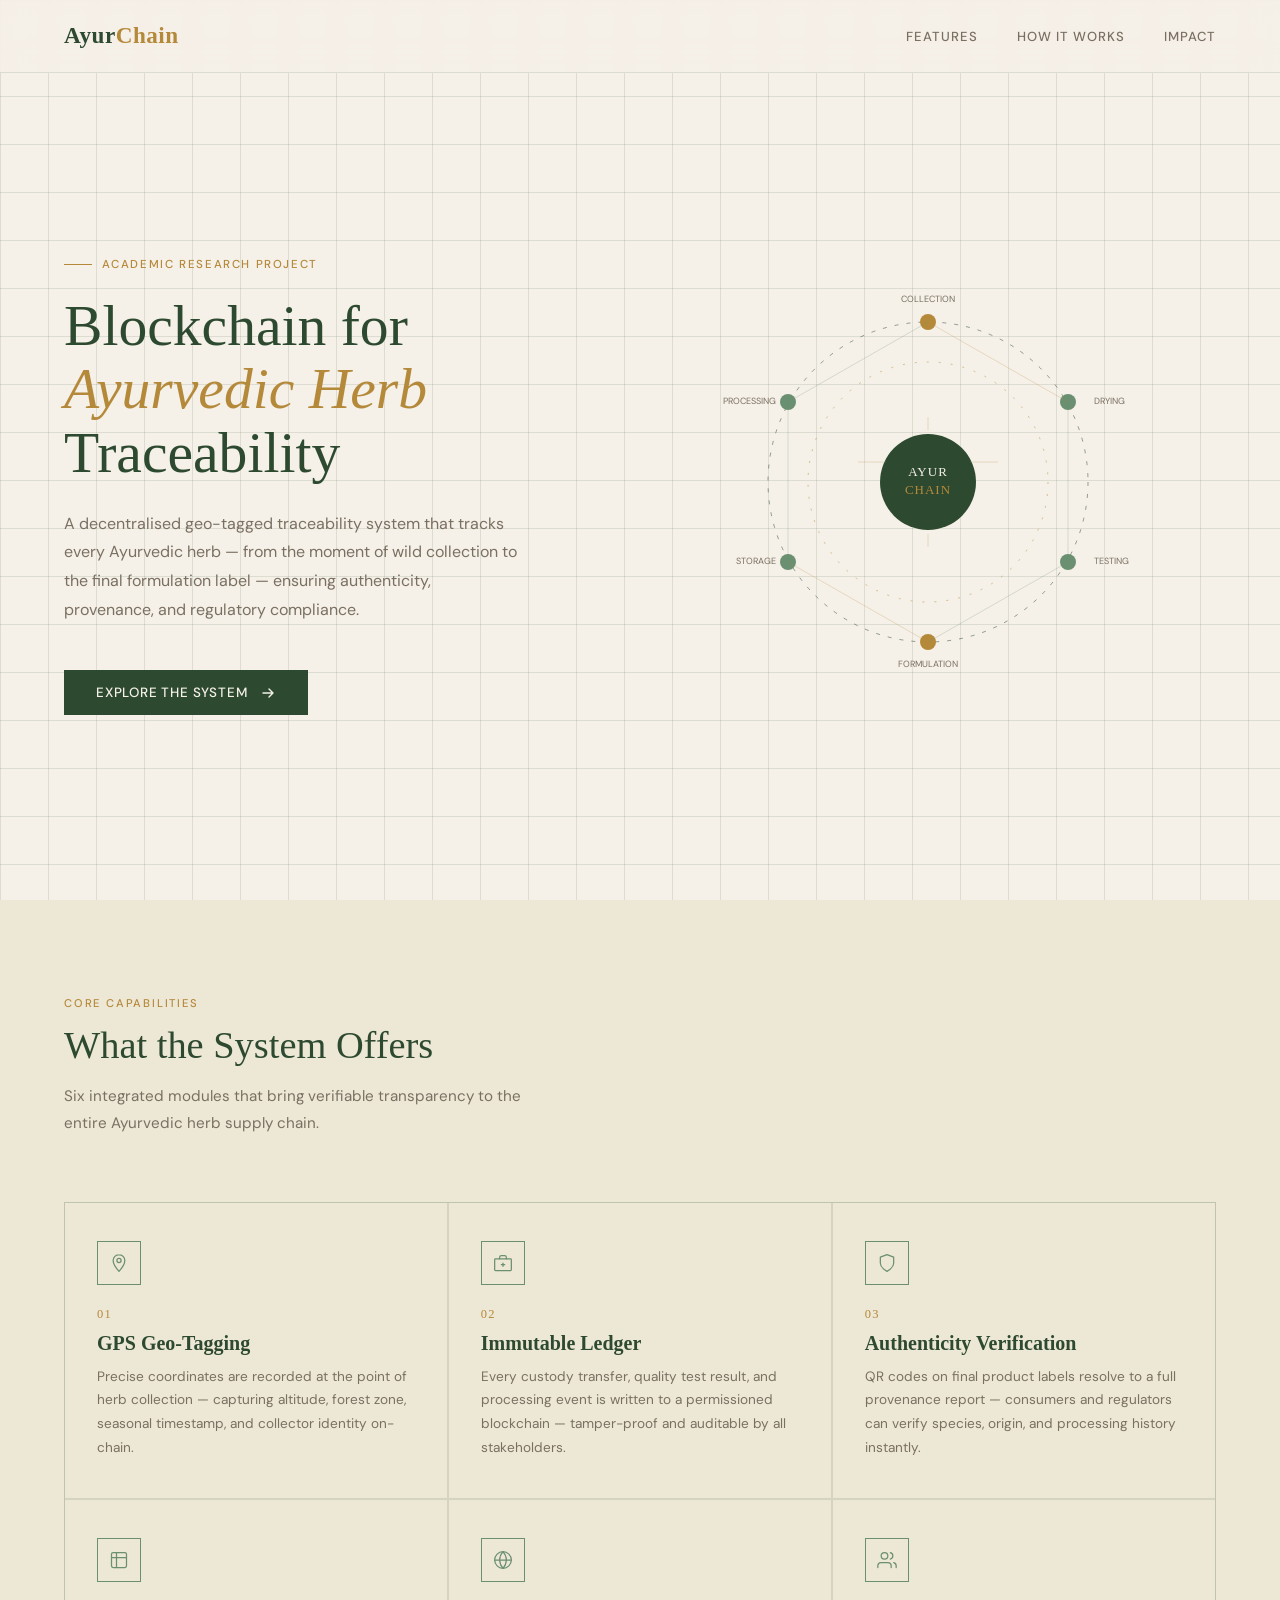
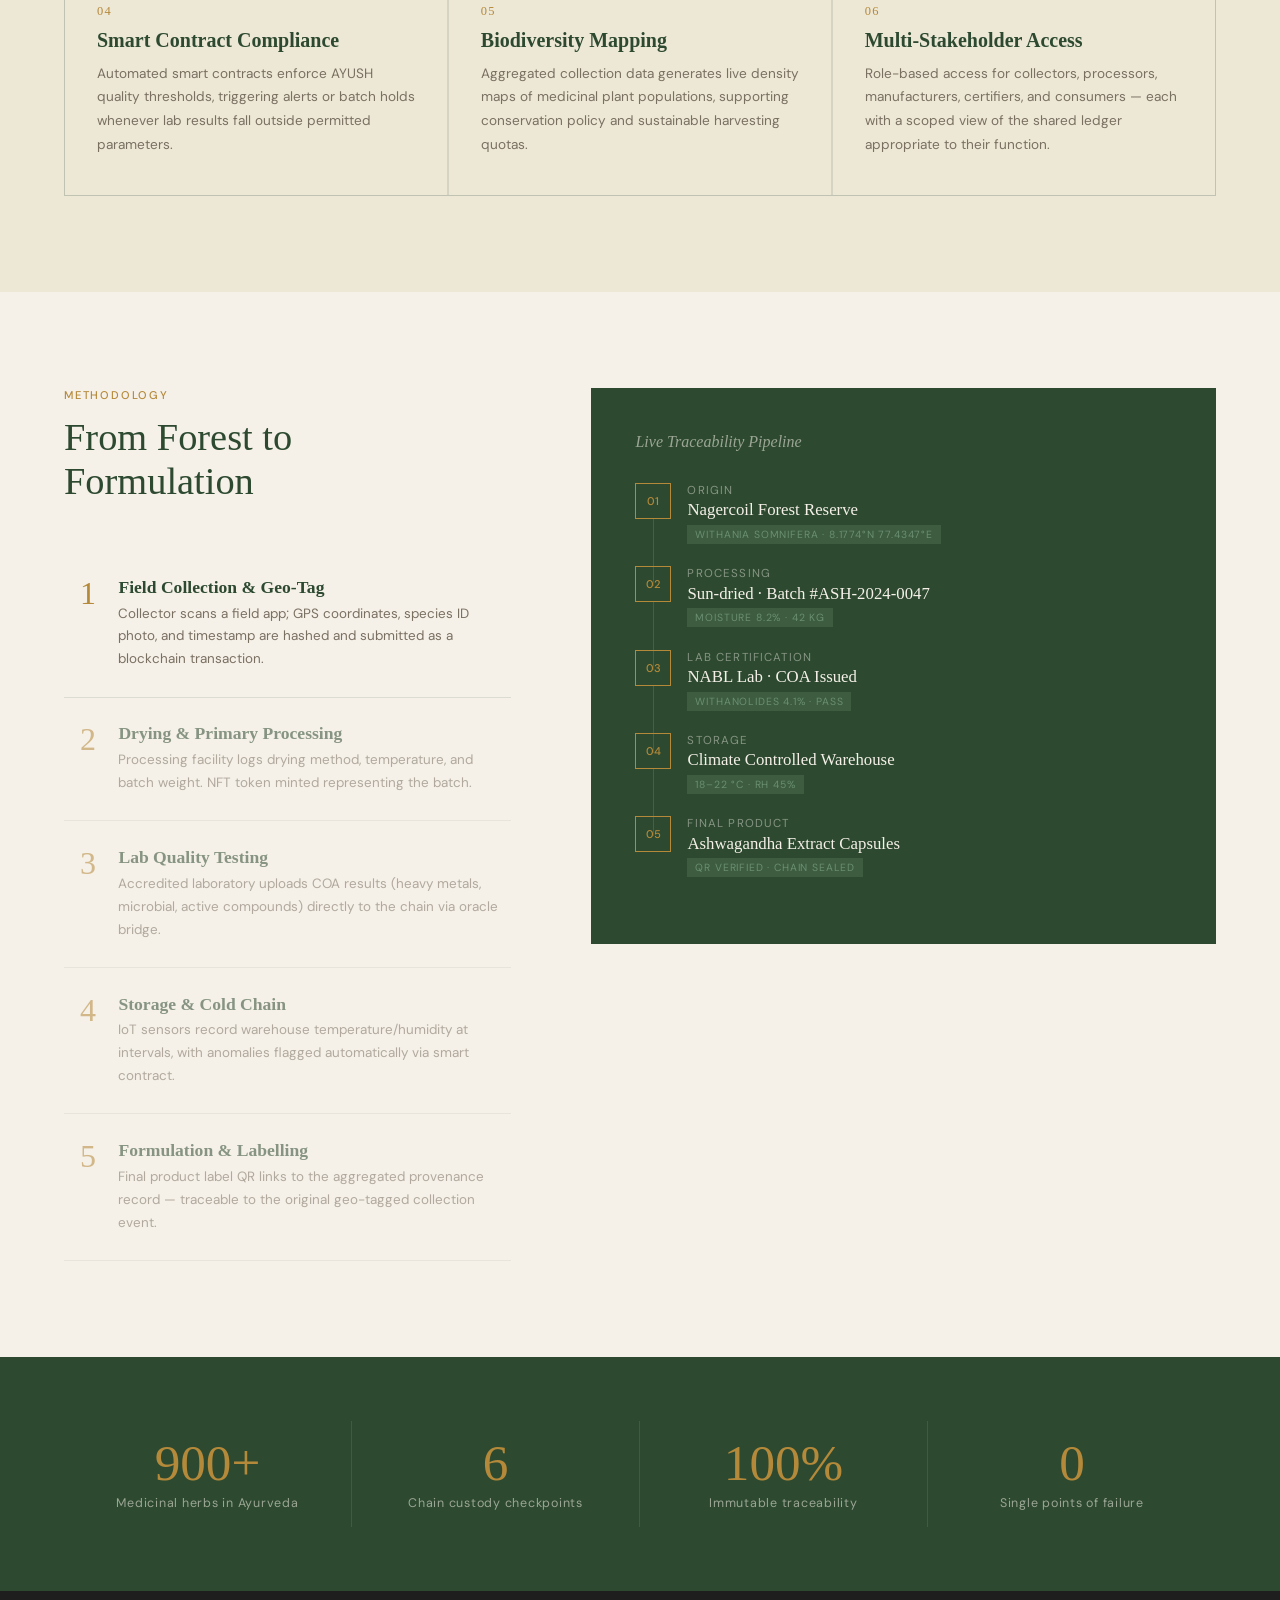
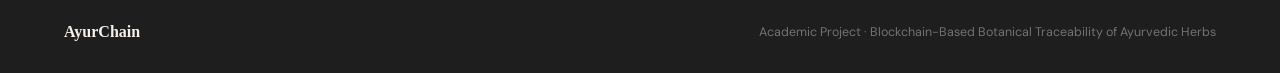
<file: index.html>
<!DOCTYPE html>
<html lang="en">
<head>
  <meta charset="UTF-8" />
  <meta name="viewport" content="width=device-width, initial-scale=1.0"/>
  <title>AyurChain — Botanical Traceability</title>
  <link href="https://fonts.googleapis.com/css2?family=Cormorant+Garant:ital,wght@0,300;0,400;0,600;1,300;1,400&family=DM+Sans:wght@300;400;500&display=swap" rel="stylesheet"/>
  <style>
    *, *::before, *::after { box-sizing: border-box; margin: 0; padding: 0; }

    :root {
      --cream:    #f5f0e8;
      --parchment:#ede7d6;
      --moss:     #2d4a30;
      --sage:     #6b8f71;
      --gold:     #b5893a;
      --charcoal: #1e1e1e;
      --muted:    #7a7062;
      --line:     rgba(45,74,48,0.12);
    }

    html { scroll-behavior: smooth; }

    body {
      font-family: 'DM Sans', sans-serif;
      background: var(--cream);
      color: var(--charcoal);
      overflow-x: hidden;
    }

    /* ── NAV ─────────────────────────────── */
    nav {
      position: fixed; top: 0; left: 0; right: 0; z-index: 100;
      display: flex; align-items: center; justify-content: space-between;
      padding: 1.4rem 4rem;
      background: rgba(245,240,232,0.88);
      -webkit-backdrop-filter: blur(12px);
      backdrop-filter: blur(12px);
      border-bottom: 1px solid var(--line);
    }
    .nav-logo {
      font-family: 'Cormorant Garant', serif;
      font-size: 1.45rem; font-weight: 600;
      color: var(--moss); letter-spacing: 0.02em;
    }
    .nav-logo span { color: var(--gold); }
    .nav-links { display: flex; gap: 2.4rem; list-style: none; }
    .nav-links a {
      font-size: 0.82rem; font-weight: 500; letter-spacing: 0.08em;
      text-transform: uppercase; text-decoration: none;
      color: var(--muted); transition: color .2s;
    }
    .nav-links a:hover { color: var(--moss); }

    /* ── HERO ────────────────────────────── */
    .hero {
      min-height: 100vh;
      display: grid; grid-template-columns: 1fr 1fr;
      align-items: center; padding: 8rem 4rem 4rem;
      position: relative; overflow: hidden;
    }

    /* subtle grid texture */
    .hero::before {
      content: '';
      position: absolute; inset: 0;
      background-image:
        linear-gradient(var(--line) 1px, transparent 1px),
        linear-gradient(90deg, var(--line) 1px, transparent 1px);
      background-size: 48px 48px;
      pointer-events: none;
    }

    .hero-text { position: relative; z-index: 2; max-width: 560px; }

    .hero-eyebrow {
      display: inline-flex; align-items: center; gap: .6rem;
      font-size: 0.72rem; font-weight: 500; letter-spacing: 0.14em;
      text-transform: uppercase; color: var(--gold);
      margin-bottom: 1.4rem;
    }
    .hero-eyebrow::before {
      content: ''; display: block;
      width: 28px; height: 1px; background: var(--gold);
    }

    h1 {
      font-family: 'Cormorant Garant', serif;
      font-size: clamp(2.8rem, 4.5vw, 4.4rem);
      font-weight: 300; line-height: 1.1;
      color: var(--moss); margin-bottom: 1.6rem;
    }
    h1 em { font-style: italic; color: var(--gold); }

    .hero-desc {
      font-size: 1rem; line-height: 1.8; color: var(--muted);
      max-width: 460px; margin-bottom: 2.8rem;
    }

    .hero-cta {
      display: inline-flex; align-items: center; gap: .8rem;
      background: var(--moss); color: var(--cream);
      padding: .9rem 2rem; font-size: .84rem;
      font-weight: 500; letter-spacing: 0.06em; text-transform: uppercase;
      text-decoration: none; border: none; cursor: pointer;
      transition: background .2s, transform .2s;
    }
    .hero-cta:hover { background: var(--sage); transform: translateY(-2px); }
    .hero-cta svg { transition: transform .2s; }
    .hero-cta:hover svg { transform: translateX(4px); }

    /* Geo-chain visual */
    .hero-visual {
      position: relative; z-index: 2;
      display: flex; justify-content: center; align-items: center;
    }
    .chain-diagram {
      width: 420px; height: 420px; position: relative;
    }
    .chain-diagram svg { width: 100%; height: 100%; }

    /* ── SECTION SHARED ──────────────────── */
    section { padding: 6rem 4rem; }
    .section-label {
      font-size: 0.7rem; font-weight: 500; letter-spacing: 0.16em;
      text-transform: uppercase; color: var(--gold);
      margin-bottom: .8rem;
    }
    .section-title {
      font-family: 'Cormorant Garant', serif;
      font-size: clamp(2rem, 3vw, 3rem);
      font-weight: 300; color: var(--moss);
      line-height: 1.15; margin-bottom: 1rem;
    }
    .section-sub {
      font-size: .95rem; color: var(--muted);
      line-height: 1.8; max-width: 500px;
    }

    /* ── FEATURES ────────────────────────── */
    .features { background: var(--parchment); }
    .features-header { max-width: 560px; margin-bottom: 4rem; }

    .features-grid {
      display: grid;
      grid-template-columns: repeat(3, 1fr);
      gap: 1.5px;
      background: var(--line);
      border: 1px solid var(--line);
    }
    .feature-card {
      background: var(--parchment);
      padding: 2.4rem 2rem;
      transition: background .25s;
      cursor: default;
    }
    .feature-card:hover { background: var(--cream); }

    .feature-icon {
      width: 44px; height: 44px;
      border: 1px solid var(--sage);
      display: flex; align-items: center; justify-content: center;
      margin-bottom: 1.4rem;
      color: var(--sage);
    }

    .feature-num {
      font-family: 'Cormorant Garant', serif;
      font-size: .78rem; color: var(--gold);
      letter-spacing: .1em; margin-bottom: .6rem;
    }
    .feature-name {
      font-family: 'Cormorant Garant', serif;
      font-size: 1.25rem; font-weight: 600;
      color: var(--moss); margin-bottom: .6rem;
    }
    .feature-desc {
      font-size: .85rem; line-height: 1.75;
      color: var(--muted);
    }

    /* ── HOW IT WORKS ────────────────────── */
    .how { background: var(--cream); }
    .how-inner {
      display: grid; grid-template-columns: 1fr 1.4fr;
      gap: 5rem; align-items: start;
    }
    .steps { margin-top: 3rem; display: flex; flex-direction: column; gap: 0; }
    .step {
      display: flex; gap: 1.4rem;
      padding: 1.6rem 0;
      border-bottom: 1px solid var(--line);
      opacity: 0.55; transition: opacity .3s;
      cursor: default;
    }
    .step:hover, .step.active { opacity: 1; }
    .step-num {
      font-family: 'Cormorant Garant', serif;
      font-size: 2rem; font-weight: 300;
      color: var(--gold); line-height: 1;
      flex-shrink: 0; width: 32px; text-align: right;
    }
    .step-title {
      font-family: 'Cormorant Garant', serif;
      font-size: 1.1rem; font-weight: 600;
      color: var(--moss); margin-bottom: .3rem;
    }
    .step-text { font-size: .84rem; color: var(--muted); line-height: 1.7; }

    /* pipeline visual */
    .pipeline {
      background: var(--moss);
      padding: 2.8rem;
      color: var(--cream);
      position: sticky; top: 100px;
    }
    .pipeline-title {
      font-family: 'Cormorant Garant', serif;
      font-size: 1rem; font-style: italic;
      color: rgba(245,240,232,.55); margin-bottom: 2rem;
    }
    .pipe-step {
      display: flex; align-items: flex-start;
      gap: 1rem; margin-bottom: 1.4rem; position: relative;
    }
    .pipe-step:not(:last-child)::after {
      content: '';
      position: absolute; left: 18px; top: 36px;
      width: 1px; height: calc(100% + .4rem);
      background: rgba(181,137,58,.3);
    }
    .pipe-dot {
      width: 36px; height: 36px; flex-shrink: 0;
      border: 1px solid var(--gold);
      display: flex; align-items: center; justify-content: center;
      font-size: .7rem; color: var(--gold); font-weight: 500;
    }
    .pipe-label {
      font-size: .72rem; color: rgba(245,240,232,.45);
      letter-spacing: .1em; text-transform: uppercase; margin-bottom: .15rem;
    }
    .pipe-name {
      font-family: 'Cormorant Garant', serif;
      font-size: 1.05rem; color: var(--cream);
    }
    .pipe-tag {
      display: inline-block; margin-top: .3rem;
      font-size: .65rem; letter-spacing: .08em;
      text-transform: uppercase;
      background: rgba(107,143,113,.25);
      color: var(--sage); padding: .18rem .5rem;
    }

    /* ── STATS ───────────────────────────── */
    .stats {
      background: var(--moss); color: var(--cream);
      display: grid; grid-template-columns: repeat(4, 1fr);
      padding: 4rem;
    }
    .stat {
      text-align: center; padding: 1rem;
      border-right: 1px solid rgba(245,240,232,.1);
    }
    .stat:last-child { border-right: none; }
    .stat-num {
      font-family: 'Cormorant Garant', serif;
      font-size: 3.2rem; font-weight: 300;
      color: var(--gold); line-height: 1;
      margin-bottom: .4rem;
    }
    .stat-label { font-size: .78rem; color: rgba(245,240,232,.55); letter-spacing: .06em; }

    /* ── FOOTER ──────────────────────────── */
    footer {
      background: var(--charcoal); color: rgba(245,240,232,.4);
      padding: 2rem 4rem;
      display: flex; align-items: center; justify-content: space-between;
      font-size: .78rem;
    }
    footer strong {
      font-family: 'Cormorant Garant', serif;
      color: var(--cream); font-size: 1rem;
    }

    /* ── ANIMATIONS ──────────────────────── */
    @keyframes fadeUp {
      from { opacity: 0; transform: translateY(24px); }
      to   { opacity: 1; transform: translateY(0); }
    }
    @keyframes spinSlow {
      from { transform: rotate(0deg); }
      to   { transform: rotate(360deg); }
    }
    @keyframes pulse {
      0%, 100% { opacity: .6; }
      50%       { opacity: 1; }
    }

    .hero-text > * { animation: fadeUp .7s ease both; }
    .hero-eyebrow { animation-delay: .1s; }
    h1            { animation-delay: .22s; }
    .hero-desc    { animation-delay: .34s; }
    .hero-cta     { animation-delay: .46s; }

    .spin { animation: spinSlow 18s linear infinite; transform-origin: center; }
    .pulse-dot { animation: pulse 2.4s ease-in-out infinite; }
    .pulse-dot-0 { animation-delay: 0s; }
    .pulse-dot-06 { animation-delay: 0.6s; }
    .pulse-dot-12 { animation-delay: 1.2s; }
    .pulse-dot-18 { animation-delay: 1.8s; }
    .pulse-dot-24 { animation-delay: 2.4s; }
    .pulse-dot-3 { animation-delay: 3s; }

    /* responsive */
    @media (max-width: 900px) {
      nav { padding: 1.2rem 1.6rem; }
      .nav-links { display: none; }
      .hero { grid-template-columns: 1fr; padding: 6rem 1.6rem 3rem; }
      .hero-visual { display: none; }
      section { padding: 4rem 1.6rem; }
      .features-grid { grid-template-columns: 1fr; }
      .how-inner { grid-template-columns: 1fr; }
      .pipeline { position: static; }
      .stats { grid-template-columns: repeat(2,1fr); gap: 2rem; }
      footer { flex-direction: column; gap: .6rem; text-align: center; }
    }
  </style>
</head>
<body>

<!-- NAV -->
<nav>
  <div class="nav-logo">Ayur<span>Chain</span></div>
  <ul class="nav-links">
    <li><a href="#features">Features</a></li>
    <li><a href="#how">How It Works</a></li>
    <li><a href="#stats">Impact</a></li>
  </ul>
</nav>

<!-- HERO -->
<section class="hero">
  <div class="hero-text">
    <div class="hero-eyebrow">Academic Research Project</div>
    <h1>Blockchain for<br><em>Ayurvedic Herb</em><br>Traceability</h1>
    <p class="hero-desc">
      A decentralised geo-tagged traceability system that tracks every Ayurvedic herb — from the moment of wild collection to the final formulation label — ensuring authenticity, provenance, and regulatory compliance.
    </p>
    <a href="ayurchain.html" class="hero-cta">
      Explore the System
      <svg width="16" height="16" viewBox="0 0 16 16" fill="none">
        <path d="M3 8h10M9 4l4 4-4 4" stroke="currentColor" stroke-width="1.4" stroke-linecap="round" stroke-linejoin="round"/>
      </svg>
    </a>
  </div>

  <div class="hero-visual">
    <div class="chain-diagram">
      <svg viewBox="0 0 420 420" fill="none" xmlns="http://www.w3.org/2000/svg">
        <!-- Rotating ring -->
        <circle class="spin" cx="210" cy="210" r="160" stroke="#2d4a30" stroke-width="0.5" stroke-dasharray="4 8"/>
        <circle cx="210" cy="210" r="120" stroke="#b5893a" stroke-width="0.5" stroke-dasharray="2 10"/>

        <!-- Geo nodes -->
        <circle class="pulse-dot pulse-dot-0" cx="210" cy="50"  r="8" fill="#b5893a"/>
        <circle class="pulse-dot pulse-dot-06" cx="350" cy="130" r="8" fill="#6b8f71"/>
        <circle class="pulse-dot pulse-dot-12" cx="350" cy="290" r="8" fill="#6b8f71"/>
        <circle class="pulse-dot pulse-dot-18" cx="210" cy="370" r="8" fill="#b5893a"/>
        <circle class="pulse-dot pulse-dot-24" cx="70"  cy="290" r="8" fill="#6b8f71"/>
        <circle class="pulse-dot pulse-dot-3" cx="70"  cy="130" r="8" fill="#6b8f71"/>

        <!-- Connecting lines -->
        <line x1="210" y1="50"  x2="350" y2="130" stroke="#b5893a" stroke-width="0.6" opacity="0.4"/>
        <line x1="350" y1="130" x2="350" y2="290" stroke="#6b8f71" stroke-width="0.6" opacity="0.4"/>
        <line x1="350" y1="290" x2="210" y2="370" stroke="#6b8f71" stroke-width="0.6" opacity="0.4"/>
        <line x1="210" y1="370" x2="70"  y2="290" stroke="#b5893a" stroke-width="0.6" opacity="0.4"/>
        <line x1="70"  y1="290" x2="70"  y2="130" stroke="#6b8f71" stroke-width="0.6" opacity="0.4"/>
        <line x1="70"  y1="130" x2="210" y2="50"  stroke="#6b8f71" stroke-width="0.6" opacity="0.4"/>

        <!-- Centre -->
        <circle cx="210" cy="210" r="48" fill="#2d4a30"/>
        <text x="210" y="204" text-anchor="middle" font-family="Cormorant Garant, serif" font-size="13" fill="#f5f0e8" letter-spacing="1">AYUR</text>
        <text x="210" y="222" text-anchor="middle" font-family="Cormorant Garant, serif" font-size="13" fill="#b5893a" letter-spacing="1">CHAIN</text>

        <!-- Node labels -->
        <text x="210" y="30"  text-anchor="middle" font-family="DM Sans,sans-serif" font-size="9" fill="#7a7062">COLLECTION</text>
        <text x="376" y="132" text-anchor="start"  font-family="DM Sans,sans-serif" font-size="9" fill="#7a7062">DRYING</text>
        <text x="376" y="292" text-anchor="start"  font-family="DM Sans,sans-serif" font-size="9" fill="#7a7062">TESTING</text>
        <text x="210" y="395" text-anchor="middle" font-family="DM Sans,sans-serif" font-size="9" fill="#7a7062">FORMULATION</text>
        <text x="58"  y="292" text-anchor="end"    font-family="DM Sans,sans-serif" font-size="9" fill="#7a7062">STORAGE</text>
        <text x="58"  y="132" text-anchor="end"    font-family="DM Sans,sans-serif" font-size="9" fill="#7a7062">PROCESSING</text>

        <!-- Hash lines decoration -->
        <line x1="140" y1="190" x2="168" y2="190" stroke="#b5893a" stroke-width="0.5" opacity="0.5"/>
        <line x1="252" y1="190" x2="280" y2="190" stroke="#b5893a" stroke-width="0.5" opacity="0.5"/>
        <line x1="210" y1="145" x2="210" y2="158" stroke="#b5893a" stroke-width="0.5" opacity="0.5"/>
        <line x1="210" y1="262" x2="210" y2="275" stroke="#b5893a" stroke-width="0.5" opacity="0.5"/>
      </svg>
    </div>
  </div>
</section>

<!-- FEATURES -->
<section class="features" id="features">
  <div class="features-header">
    <div class="section-label">Core Capabilities</div>
    <h2 class="section-title">What the System Offers</h2>
    <p class="section-sub">Six integrated modules that bring verifiable transparency to the entire Ayurvedic herb supply chain.</p>
  </div>

  <div class="features-grid">

    <div class="feature-card">
      <div class="feature-icon">
        <svg width="20" height="20" viewBox="0 0 24 24" fill="none" stroke="currentColor" stroke-width="1.5" stroke-linecap="round" stroke-linejoin="round">
          <path d="M12 2C8.13 2 5 5.13 5 9c0 5.25 7 13 7 13s7-7.75 7-13c0-3.87-3.13-7-7-7z"/>
          <circle cx="12" cy="9" r="2.5"/>
        </svg>
      </div>
      <div class="feature-num">01</div>
      <div class="feature-name">GPS Geo-Tagging</div>
      <div class="feature-desc">Precise coordinates are recorded at the point of herb collection — capturing altitude, forest zone, seasonal timestamp, and collector identity on-chain.</div>
    </div>

    <div class="feature-card">
      <div class="feature-icon">
        <svg width="20" height="20" viewBox="0 0 24 24" fill="none" stroke="currentColor" stroke-width="1.5" stroke-linecap="round" stroke-linejoin="round">
          <rect x="2" y="7" width="20" height="14" rx="1"/>
          <path d="M16 7V5a2 2 0 00-2-2h-4a2 2 0 00-2 2v2"/>
          <line x1="12" y1="12" x2="12" y2="16"/>
          <line x1="10" y1="14" x2="14" y2="14"/>
        </svg>
      </div>
      <div class="feature-num">02</div>
      <div class="feature-name">Immutable Ledger</div>
      <div class="feature-desc">Every custody transfer, quality test result, and processing event is written to a permissioned blockchain — tamper-proof and auditable by all stakeholders.</div>
    </div>

    <div class="feature-card">
      <div class="feature-icon">
        <svg width="20" height="20" viewBox="0 0 24 24" fill="none" stroke="currentColor" stroke-width="1.5" stroke-linecap="round" stroke-linejoin="round">
          <path d="M12 22s8-4 8-10V5l-8-3-8 3v7c0 6 8 10 8 10z"/>
        </svg>
      </div>
      <div class="feature-num">03</div>
      <div class="feature-name">Authenticity Verification</div>
      <div class="feature-desc">QR codes on final product labels resolve to a full provenance report — consumers and regulators can verify species, origin, and processing history instantly.</div>
    </div>

    <div class="feature-card">
      <div class="feature-icon">
        <svg width="20" height="20" viewBox="0 0 24 24" fill="none" stroke="currentColor" stroke-width="1.5" stroke-linecap="round" stroke-linejoin="round">
          <path d="M9 3H5a2 2 0 00-2 2v4m6-6h10a2 2 0 012 2v4M9 3v18m0 0h10a2 2 0 002-2V9M9 21H5a2 2 0 01-2-2V9m0 0h18"/>
        </svg>
      </div>
      <div class="feature-num">04</div>
      <div class="feature-name">Smart Contract Compliance</div>
      <div class="feature-desc">Automated smart contracts enforce AYUSH quality thresholds, triggering alerts or batch holds whenever lab results fall outside permitted parameters.</div>
    </div>

    <div class="feature-card">
      <div class="feature-icon">
        <svg width="20" height="20" viewBox="0 0 24 24" fill="none" stroke="currentColor" stroke-width="1.5" stroke-linecap="round" stroke-linejoin="round">
          <circle cx="12" cy="12" r="10"/>
          <line x1="2" y1="12" x2="22" y2="12"/>
          <path d="M12 2a15.3 15.3 0 014 10 15.3 15.3 0 01-4 10 15.3 15.3 0 01-4-10 15.3 15.3 0 014-10z"/>
        </svg>
      </div>
      <div class="feature-num">05</div>
      <div class="feature-name">Biodiversity Mapping</div>
      <div class="feature-desc">Aggregated collection data generates live density maps of medicinal plant populations, supporting conservation policy and sustainable harvesting quotas.</div>
    </div>

    <div class="feature-card">
      <div class="feature-icon">
        <svg width="20" height="20" viewBox="0 0 24 24" fill="none" stroke="currentColor" stroke-width="1.5" stroke-linecap="round" stroke-linejoin="round">
          <path d="M17 21v-2a4 4 0 00-4-4H5a4 4 0 00-4 4v2"/>
          <circle cx="9" cy="7" r="4"/>
          <path d="M23 21v-2a4 4 0 00-3-3.87"/>
          <path d="M16 3.13a4 4 0 010 7.75"/>
        </svg>
      </div>
      <div class="feature-num">06</div>
      <div class="feature-name">Multi-Stakeholder Access</div>
      <div class="feature-desc">Role-based access for collectors, processors, manufacturers, certifiers, and consumers — each with a scoped view of the shared ledger appropriate to their function.</div>
    </div>

  </div>
</section>

<!-- HOW IT WORKS -->
<section class="how" id="how">
  <div class="how-inner">
    <div>
      <div class="section-label">Methodology</div>
      <h2 class="section-title">From Forest to<br>Formulation</h2>
      <div class="steps">
        <div class="step active">
          <div class="step-num">1</div>
          <div class="step-body">
            <div class="step-title">Field Collection & Geo-Tag</div>
            <div class="step-text">Collector scans a field app; GPS coordinates, species ID photo, and timestamp are hashed and submitted as a blockchain transaction.</div>
          </div>
        </div>
        <div class="step">
          <div class="step-num">2</div>
          <div class="step-body">
            <div class="step-title">Drying & Primary Processing</div>
            <div class="step-text">Processing facility logs drying method, temperature, and batch weight. NFT token minted representing the batch.</div>
          </div>
        </div>
        <div class="step">
          <div class="step-num">3</div>
          <div class="step-body">
            <div class="step-title">Lab Quality Testing</div>
            <div class="step-text">Accredited laboratory uploads COA results (heavy metals, microbial, active compounds) directly to the chain via oracle bridge.</div>
          </div>
        </div>
        <div class="step">
          <div class="step-num">4</div>
          <div class="step-body">
            <div class="step-title">Storage & Cold Chain</div>
            <div class="step-text">IoT sensors record warehouse temperature/humidity at intervals, with anomalies flagged automatically via smart contract.</div>
          </div>
        </div>
        <div class="step">
          <div class="step-num">5</div>
          <div class="step-body">
            <div class="step-title">Formulation & Labelling</div>
            <div class="step-text">Final product label QR links to the aggregated provenance record — traceable to the original geo-tagged collection event.</div>
          </div>
        </div>
      </div>
    </div>

    <!-- Pipeline card -->
    <div class="pipeline">
      <div class="pipeline-title">Live Traceability Pipeline</div>

      <div class="pipe-step">
        <div class="pipe-dot">01</div>
        <div class="pipe-info">
          <div class="pipe-label">Origin</div>
          <div class="pipe-name">Nagercoil Forest Reserve</div>
          <div class="pipe-tag">Withania somnifera · 8.1774°N 77.4347°E</div>
        </div>
      </div>

      <div class="pipe-step">
        <div class="pipe-dot">02</div>
        <div class="pipe-info">
          <div class="pipe-label">Processing</div>
          <div class="pipe-name">Sun-dried · Batch #ASH-2024-0047</div>
          <div class="pipe-tag">Moisture 8.2% · 42 kg</div>
        </div>
      </div>

      <div class="pipe-step">
        <div class="pipe-dot">03</div>
        <div class="pipe-info">
          <div class="pipe-label">Lab Certification</div>
          <div class="pipe-name">NABL Lab · COA Issued</div>
          <div class="pipe-tag">Withanolides 4.1% · Pass</div>
        </div>
      </div>

      <div class="pipe-step">
        <div class="pipe-dot">04</div>
        <div class="pipe-info">
          <div class="pipe-label">Storage</div>
          <div class="pipe-name">Climate Controlled Warehouse</div>
          <div class="pipe-tag">18–22 °C · RH 45%</div>
        </div>
      </div>

      <div class="pipe-step">
        <div class="pipe-dot">05</div>
        <div class="pipe-info">
          <div class="pipe-label">Final Product</div>
          <div class="pipe-name">Ashwagandha Extract Capsules</div>
          <div class="pipe-tag">QR Verified · Chain Sealed</div>
        </div>
      </div>
    </div>
  </div>
</section>

<!-- STATS -->
<div class="stats" id="stats">
  <div class="stat">
    <div class="stat-num">900+</div>
    <div class="stat-label">Medicinal herbs in Ayurveda</div>
  </div>
  <div class="stat">
    <div class="stat-num">6</div>
    <div class="stat-label">Chain custody checkpoints</div>
  </div>
  <div class="stat">
    <div class="stat-num">100%</div>
    <div class="stat-label">Immutable traceability</div>
  </div>
  <div class="stat">
    <div class="stat-num">0</div>
    <div class="stat-label">Single points of failure</div>
  </div>
</div>

<!-- FOOTER -->
<footer>
  <strong>AyurChain</strong>
  <span>Academic Project · Blockchain-Based Botanical Traceability of Ayurvedic Herbs</span>
</footer>

<script>
  // Step hover activation
  document.querySelectorAll('.step').forEach(s => {
    s.addEventListener('mouseenter', () => {
      document.querySelectorAll('.step').forEach(x => x.classList.remove('active'));
      s.classList.add('active');
    });
  });

  // Scroll-triggered fade for feature cards
  const observer = new IntersectionObserver(entries => {
    entries.forEach((e, i) => {
      if (e.isIntersecting) {
        e.target.style.animation = `fadeUp .5s ease ${i * 0.08}s both`;
      }
    });
  }, { threshold: 0.15 });
  document.querySelectorAll('.feature-card').forEach(c => observer.observe(c));
</script>
</body>
</html>
</file>
